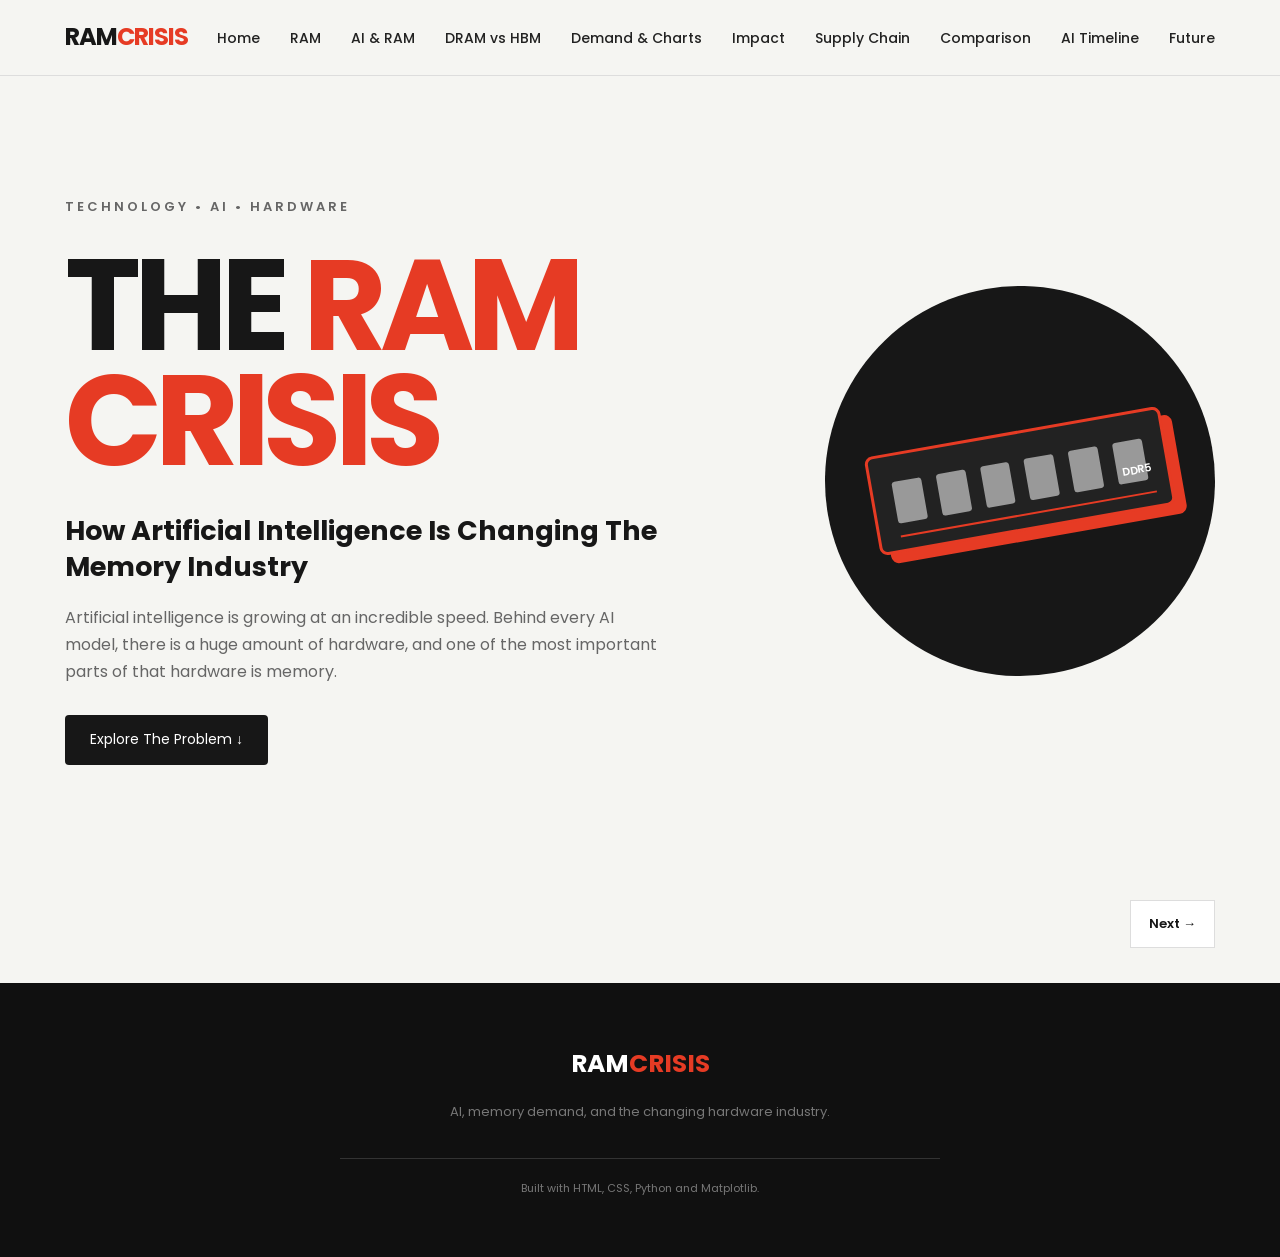
<file: index.html>
<!DOCTYPE html><html lang="en"><head><meta charset="UTF-8"><meta name="viewport" content="width=device-width, initial-scale=1.0"><title>RAM Crisis — Home</title><link rel="stylesheet" href="style.css"><link rel="preconnect" href="https://fonts.googleapis.com"><link rel="preconnect" href="https://fonts.gstatic.com" crossorigin><link href="https://fonts.googleapis.com/css2?family=Poppins:wght@300;400;500;600;700&display=swap" rel="stylesheet"></head><body class="page-body"><header><nav class="navbar"><div class="logo">RAM<span>CRISIS</span></div><ul class="nav-links"><li><a href="index.html">Home</a></li><li><a href="ram.html">RAM</a></li><li><a href="ai-ram.html">AI & RAM</a></li><li><a href="memory-types.html">DRAM vs HBM</a></li><li><a href="demand.html">Demand & Charts</a></li><li><a href="impact.html">Impact</a></li><li><a href="supply-chain.html">Supply Chain</a></li><li><a href="comparison.html">Comparison</a></li><li><a href="ai-timeline.html">AI Timeline</a></li><li><a href="future.html">Future</a></li></ul></nav></header><main class="page-main"><section class="hero" id="home">
<div class="hero-content">
<p class="small-title">TECHNOLOGY • AI • HARDWARE</p>
<h1>
                THE <span>RAM CRISIS</span>
</h1>
<h2>
                How Artificial Intelligence Is Changing The Memory Industry
            </h2>
<p>
                Artificial intelligence is growing at an incredible speed.
                Behind every AI model, there is a huge amount of hardware,
                and one of the most important parts of that hardware is memory.
            </p>
<a class="main-btn" href="#ram">Explore The Problem ↓</a>
</div>
<div class="ram-graphic">
<div class="ram-stick">
<div class="ram-chip"></div>
<div class="ram-chip"></div>
<div class="ram-chip"></div>
<div class="ram-chip"></div>
<div class="ram-chip"></div>
<div class="ram-chip"></div>
<div class="ram-line"></div>
<p>DDR5</p>
</div>
</div>
</section><div class="page-nav"><span></span> <a href="ram.html">Next →</a></div></main><footer><div class="footer-logo">RAM<span>CRISIS</span></div><p>AI, memory demand, and the changing hardware industry.</p><div class="footer-line"></div><p class="copyright">Built with HTML, CSS, Python and Matplotlib.</p></footer></body></html>
</file>
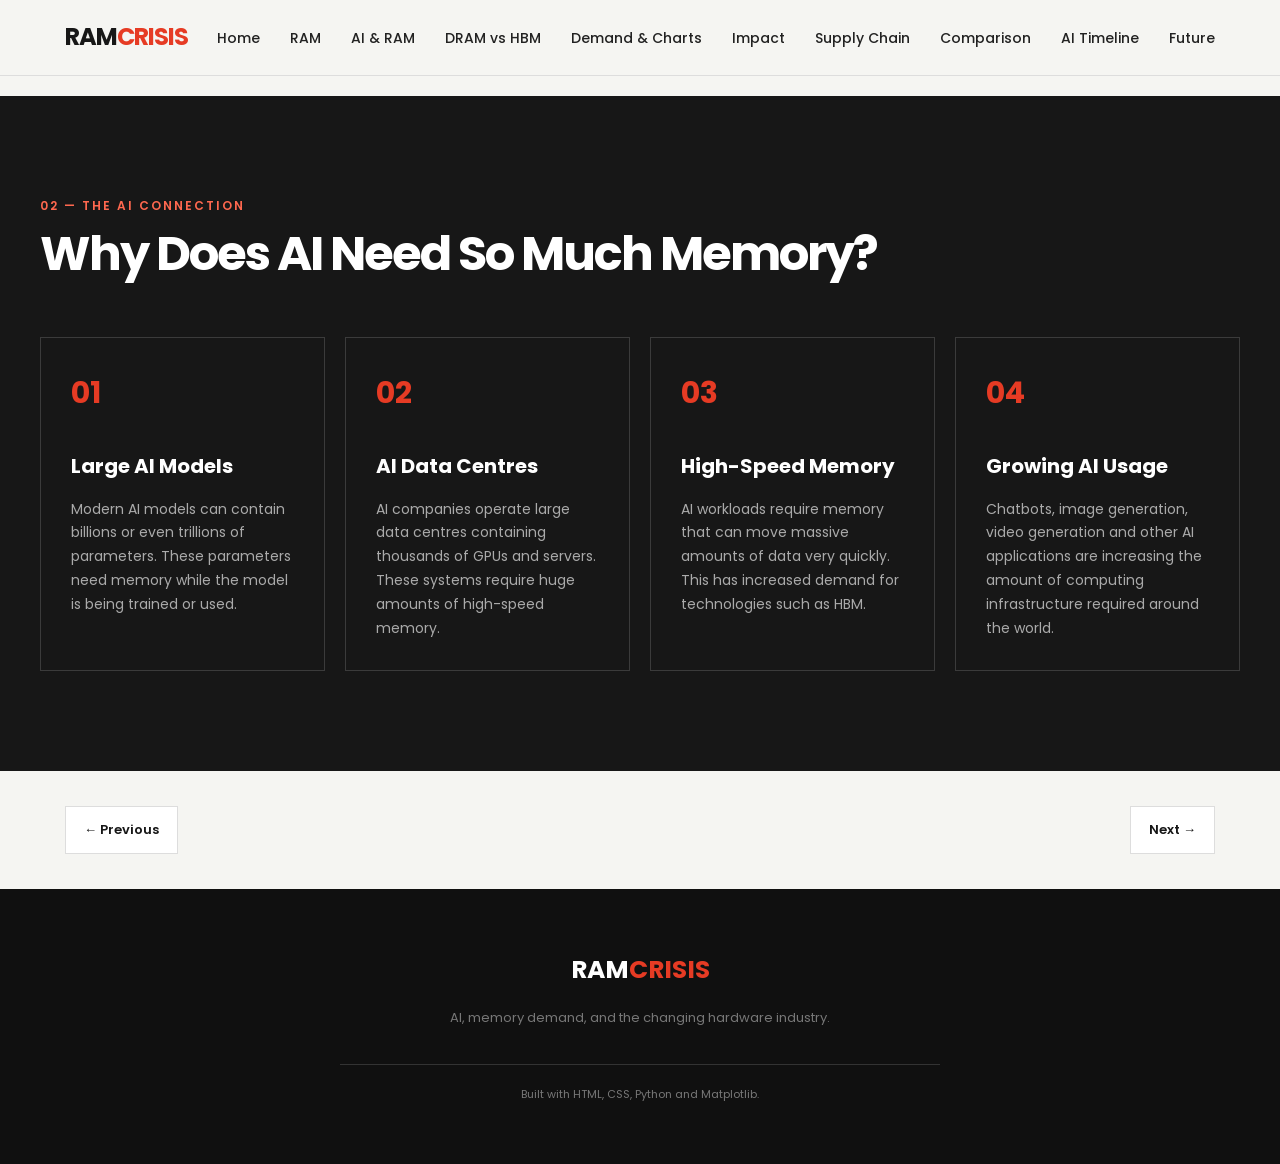
<file: ai-ram.html>
<!DOCTYPE html><html lang="en"><head><meta charset="UTF-8"><meta name="viewport" content="width=device-width, initial-scale=1.0"><title>AI & RAM — The Connection</title><link rel="stylesheet" href="style.css"><link rel="preconnect" href="https://fonts.googleapis.com"><link rel="preconnect" href="https://fonts.gstatic.com" crossorigin><link href="https://fonts.googleapis.com/css2?family=Poppins:wght@300;400;500;600;700&display=swap" rel="stylesheet"></head><body class="page-body"><header><nav class="navbar"><div class="logo">RAM<span>CRISIS</span></div><ul class="nav-links"><li><a href="index.html">Home</a></li><li><a href="ram.html">RAM</a></li><li><a href="ai-ram.html">AI & RAM</a></li><li><a href="memory-types.html">DRAM vs HBM</a></li><li><a href="demand.html">Demand & Charts</a></li><li><a href="impact.html">Impact</a></li><li><a href="supply-chain.html">Supply Chain</a></li><li><a href="comparison.html">Comparison</a></li><li><a href="ai-timeline.html">AI Timeline</a></li><li><a href="future.html">Future</a></li></ul></nav></header><main class="page-main"><section class="dark-section" id="ai">
<div class="section-heading light">
<p>02 — THE AI CONNECTION</p>
<h2>Why Does AI Need So Much Memory?</h2>
</div>
<div class="cards">
<div class="card">
<div class="number">01</div>
<h3>Large AI Models</h3>
<p>
                    Modern AI models can contain billions or even trillions
                    of parameters. These parameters need memory while the
                    model is being trained or used.
                </p>
</div>
<div class="card">
<div class="number">02</div>
<h3>AI Data Centres</h3>
<p>
                    AI companies operate large data centres containing
                    thousands of GPUs and servers. These systems require
                    huge amounts of high-speed memory.
                </p>
</div>
<div class="card">
<div class="number">03</div>
<h3>High-Speed Memory</h3>
<p>
                    AI workloads require memory that can move massive
                    amounts of data very quickly. This has increased demand
                    for technologies such as HBM.
                </p>
</div>
<div class="card">
<div class="number">04</div>
<h3>Growing AI Usage</h3>
<p>
                    Chatbots, image generation, video generation and other
                    AI applications are increasing the amount of computing
                    infrastructure required around the world.
                </p>
</div>
</div>
</section><div class="page-nav"><a href="ram.html">← Previous</a> <a href="memory-types.html">Next →</a></div></main><footer><div class="footer-logo">RAM<span>CRISIS</span></div><p>AI, memory demand, and the changing hardware industry.</p><div class="footer-line"></div><p class="copyright">Built with HTML, CSS, Python and Matplotlib.</p></footer></body></html>
</file>
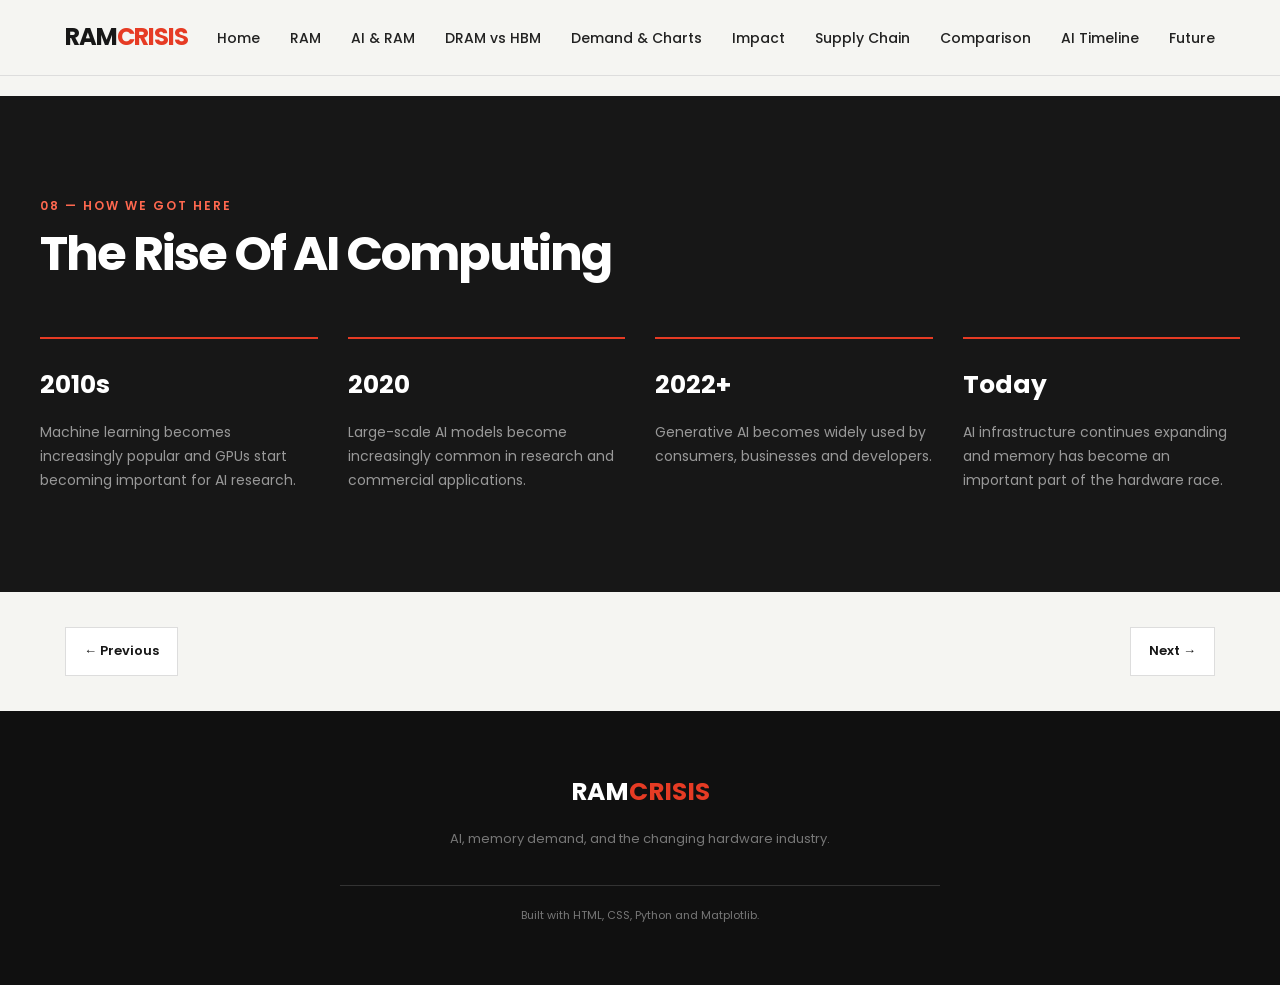
<file: ai-timeline.html>
<!DOCTYPE html><html lang="en"><head><meta charset="UTF-8"><meta name="viewport" content="width=device-width, initial-scale=1.0"><title>Rise of AI Computing</title><link rel="stylesheet" href="style.css"><link rel="preconnect" href="https://fonts.googleapis.com"><link rel="preconnect" href="https://fonts.gstatic.com" crossorigin><link href="https://fonts.googleapis.com/css2?family=Poppins:wght@300;400;500;600;700&display=swap" rel="stylesheet"></head><body class="page-body"><header><nav class="navbar"><div class="logo">RAM<span>CRISIS</span></div><ul class="nav-links"><li><a href="index.html">Home</a></li><li><a href="ram.html">RAM</a></li><li><a href="ai-ram.html">AI & RAM</a></li><li><a href="memory-types.html">DRAM vs HBM</a></li><li><a href="demand.html">Demand & Charts</a></li><li><a href="impact.html">Impact</a></li><li><a href="supply-chain.html">Supply Chain</a></li><li><a href="comparison.html">Comparison</a></li><li><a href="ai-timeline.html">AI Timeline</a></li><li><a href="future.html">Future</a></li></ul></nav></header><main class="page-main"><section class="dark-section">
<div class="section-heading light">
<p>08 — HOW WE GOT HERE</p>
<h2>The Rise Of AI Computing</h2>
</div>
<div class="year-line">
<div class="year">
<h3>2010s</h3>
<p>
                    Machine learning becomes increasingly popular and
                    GPUs start becoming important for AI research.
                </p>
</div>
<div class="year">
<h3>2020</h3>
<p>
                    Large-scale AI models become increasingly common in
                    research and commercial applications.
                </p>
</div>
<div class="year">
<h3>2022+</h3>
<p>
                    Generative AI becomes widely used by consumers,
                    businesses and developers.
                </p>
</div>
<div class="year">
<h3>Today</h3>
<p>
                    AI infrastructure continues expanding and memory
                    has become an important part of the hardware race.
                </p>
</div>
</div>
</section><div class="page-nav"><a href="comparison.html">← Previous</a> <a href="future.html">Next →</a></div></main><footer><div class="footer-logo">RAM<span>CRISIS</span></div><p>AI, memory demand, and the changing hardware industry.</p><div class="footer-line"></div><p class="copyright">Built with HTML, CSS, Python and Matplotlib.</p></footer></body></html>
</file>
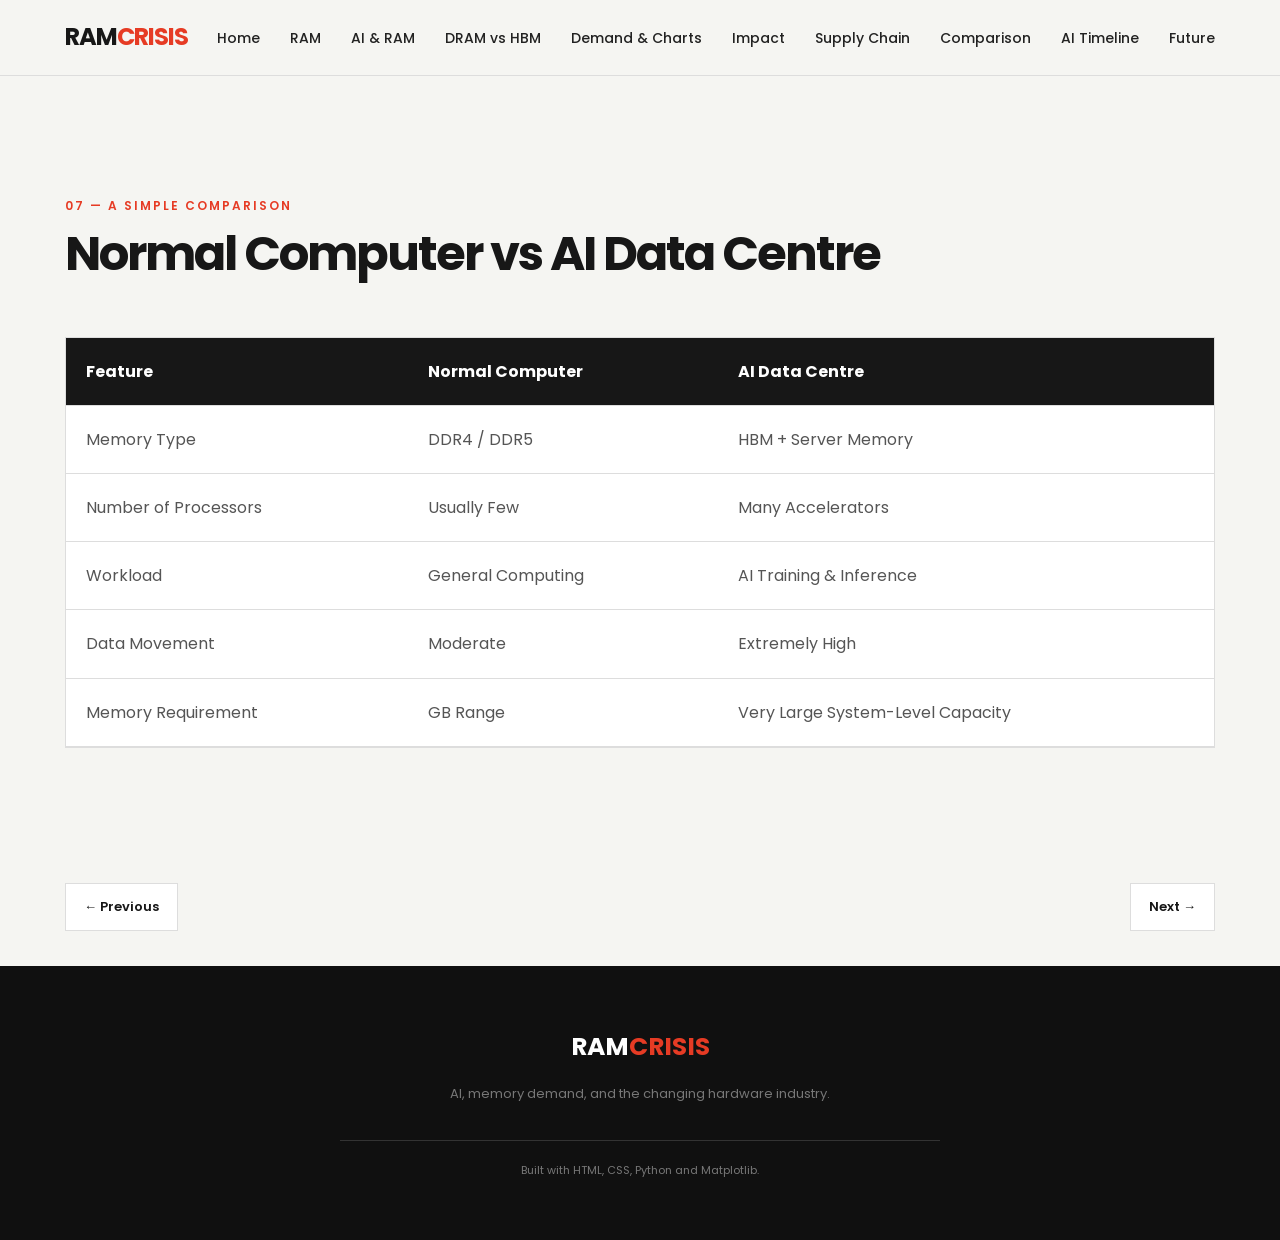
<file: comparison.html>
<!DOCTYPE html><html lang="en"><head><meta charset="UTF-8"><meta name="viewport" content="width=device-width, initial-scale=1.0"><title>Computer vs AI Data Centre</title><link rel="stylesheet" href="style.css"><link rel="preconnect" href="https://fonts.googleapis.com"><link rel="preconnect" href="https://fonts.gstatic.com" crossorigin><link href="https://fonts.googleapis.com/css2?family=Poppins:wght@300;400;500;600;700&display=swap" rel="stylesheet"></head><body class="page-body"><header><nav class="navbar"><div class="logo">RAM<span>CRISIS</span></div><ul class="nav-links"><li><a href="index.html">Home</a></li><li><a href="ram.html">RAM</a></li><li><a href="ai-ram.html">AI & RAM</a></li><li><a href="memory-types.html">DRAM vs HBM</a></li><li><a href="demand.html">Demand & Charts</a></li><li><a href="impact.html">Impact</a></li><li><a href="supply-chain.html">Supply Chain</a></li><li><a href="comparison.html">Comparison</a></li><li><a href="ai-timeline.html">AI Timeline</a></li><li><a href="future.html">Future</a></li></ul></nav></header><main class="page-main"><section class="section">
<div class="section-heading">
<p>07 — A SIMPLE COMPARISON</p>
<h2>Normal Computer vs AI Data Centre</h2>
</div>
<div class="table-container">
<table>
<tr>
<th>Feature</th>
<th>Normal Computer</th>
<th>AI Data Centre</th>
</tr>
<tr>
<td>Memory Type</td>
<td>DDR4 / DDR5</td>
<td>HBM + Server Memory</td>
</tr>
<tr>
<td>Number of Processors</td>
<td>Usually Few</td>
<td>Many Accelerators</td>
</tr>
<tr>
<td>Workload</td>
<td>General Computing</td>
<td>AI Training &amp; Inference</td>
</tr>
<tr>
<td>Data Movement</td>
<td>Moderate</td>
<td>Extremely High</td>
</tr>
<tr>
<td>Memory Requirement</td>
<td>GB Range</td>
<td>Very Large System-Level Capacity</td>
</tr>
</table>
</div>
</section><div class="page-nav"><a href="supply-chain.html">← Previous</a> <a href="ai-timeline.html">Next →</a></div></main><footer><div class="footer-logo">RAM<span>CRISIS</span></div><p>AI, memory demand, and the changing hardware industry.</p><div class="footer-line"></div><p class="copyright">Built with HTML, CSS, Python and Matplotlib.</p></footer></body></html>
</file>
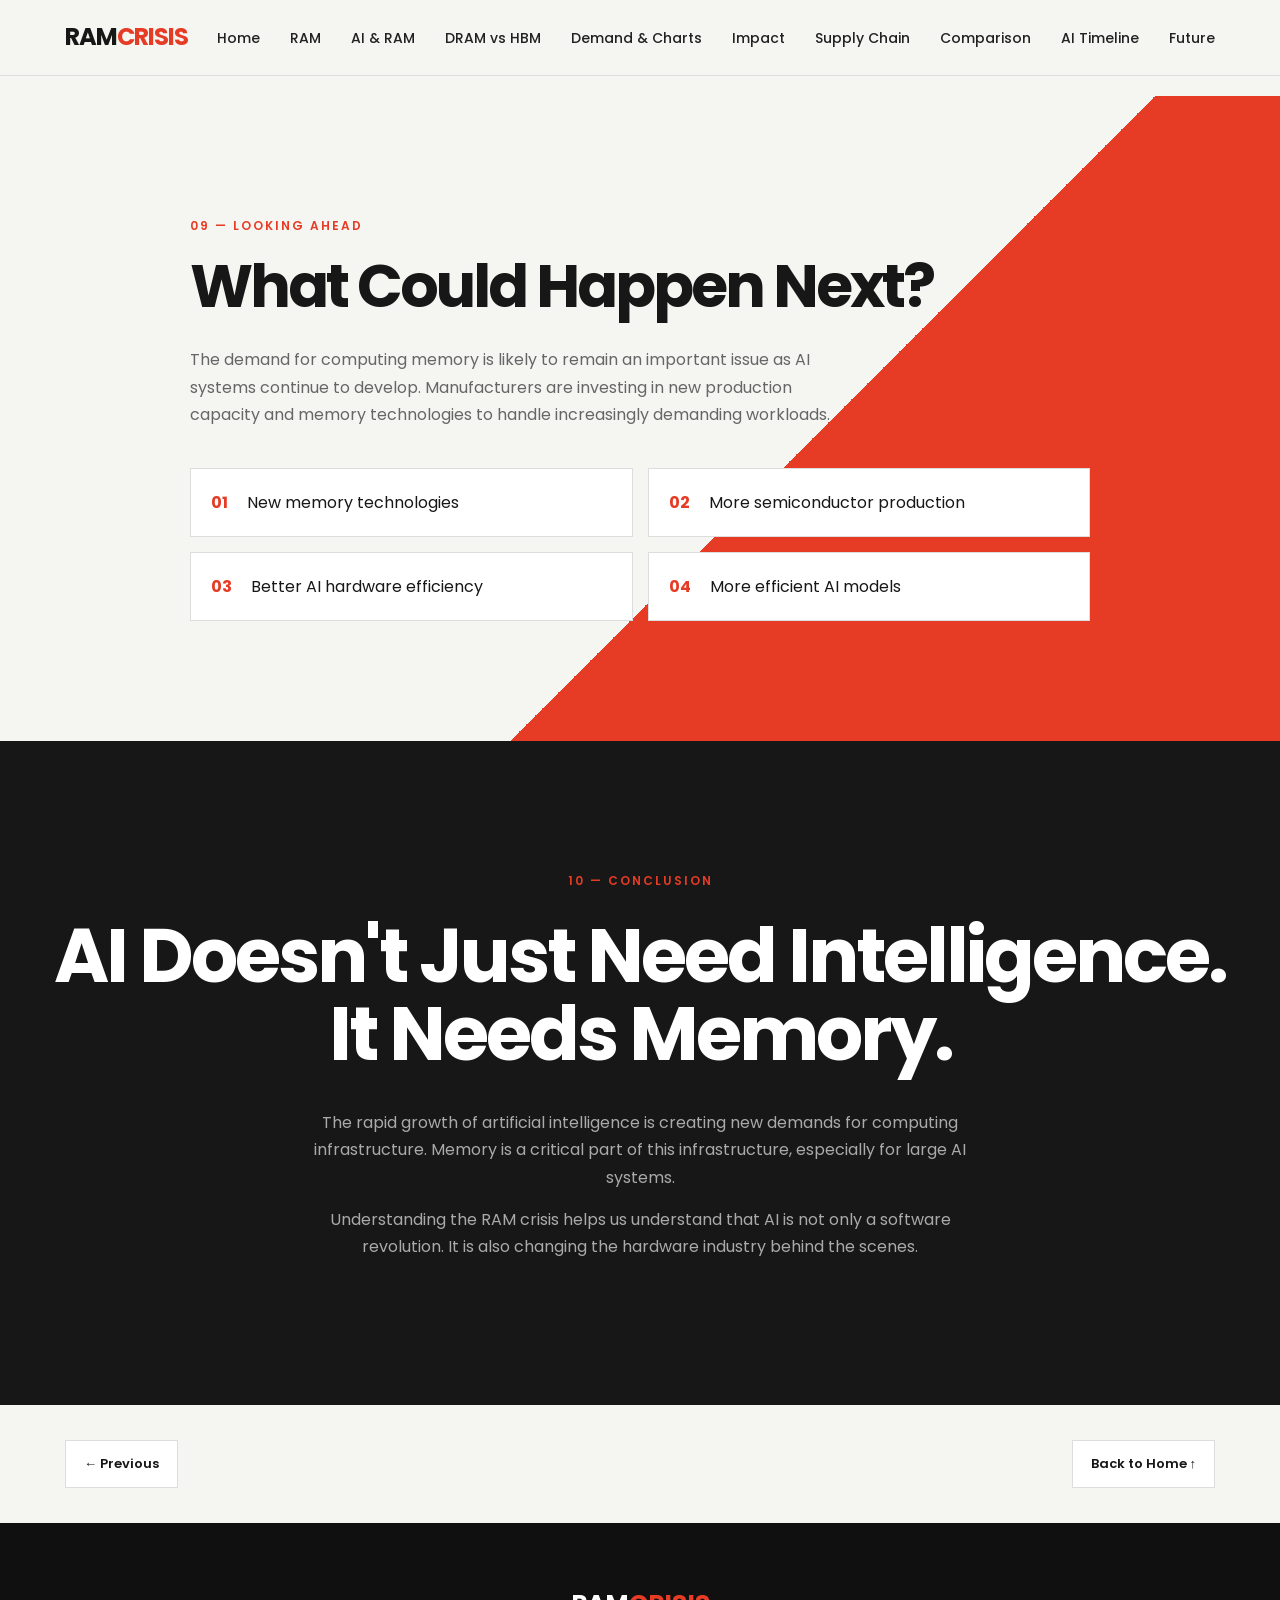
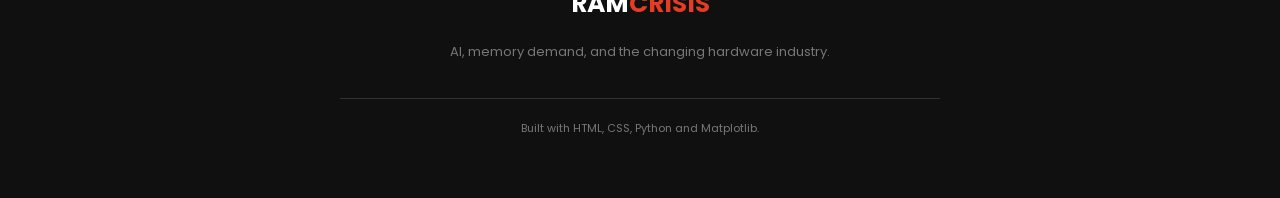
<file: future.html>
<!DOCTYPE html><html lang="en"><head><meta charset="UTF-8"><meta name="viewport" content="width=device-width, initial-scale=1.0"><title>Future & Conclusion</title><link rel="stylesheet" href="style.css"><link rel="preconnect" href="https://fonts.googleapis.com"><link rel="preconnect" href="https://fonts.gstatic.com" crossorigin><link href="https://fonts.googleapis.com/css2?family=Poppins:wght@300;400;500;600;700&display=swap" rel="stylesheet"></head><body class="page-body"><header><nav class="navbar"><div class="logo">RAM<span>CRISIS</span></div><ul class="nav-links"><li><a href="index.html">Home</a></li><li><a href="ram.html">RAM</a></li><li><a href="ai-ram.html">AI & RAM</a></li><li><a href="memory-types.html">DRAM vs HBM</a></li><li><a href="demand.html">Demand & Charts</a></li><li><a href="impact.html">Impact</a></li><li><a href="supply-chain.html">Supply Chain</a></li><li><a href="comparison.html">Comparison</a></li><li><a href="ai-timeline.html">AI Timeline</a></li><li><a href="future.html">Future</a></li></ul></nav></header><main class="page-main"><section class="future-section" id="future">
<div class="future-content">
<p>09 — LOOKING AHEAD</p>
<h2>What Could Happen Next?</h2>
<p>
                The demand for computing memory is likely to remain an
                important issue as AI systems continue to develop.
                Manufacturers are investing in new production capacity
                and memory technologies to handle increasingly demanding
                workloads.
            </p>
<div class="future-points">
<div>
<b>01</b>
<span>New memory technologies</span>
</div>
<div>
<b>02</b>
<span>More semiconductor production</span>
</div>
<div>
<b>03</b>
<span>Better AI hardware efficiency</span>
</div>
<div>
<b>04</b>
<span>More efficient AI models</span>
</div>
</div>
</div>
</section><section class="conclusion">
<p>10 — CONCLUSION</p>
<h2>
            AI Doesn't Just Need Intelligence.
            <br/>
            It Needs Memory.
        </h2>
<p>
            The rapid growth of artificial intelligence is creating
            new demands for computing infrastructure. Memory is a
            critical part of this infrastructure, especially for
            large AI systems.
        </p>
<p>
            Understanding the RAM crisis helps us understand that
            AI is not only a software revolution. It is also changing
            the hardware industry behind the scenes.
        </p>
</section><div class="page-nav"><a href="ai-timeline.html">← Previous</a> <a href="index.html">Back to Home ↑</a></div></main><footer><div class="footer-logo">RAM<span>CRISIS</span></div><p>AI, memory demand, and the changing hardware industry.</p><div class="footer-line"></div><p class="copyright">Built with HTML, CSS, Python and Matplotlib.</p></footer></body></html>
</file>
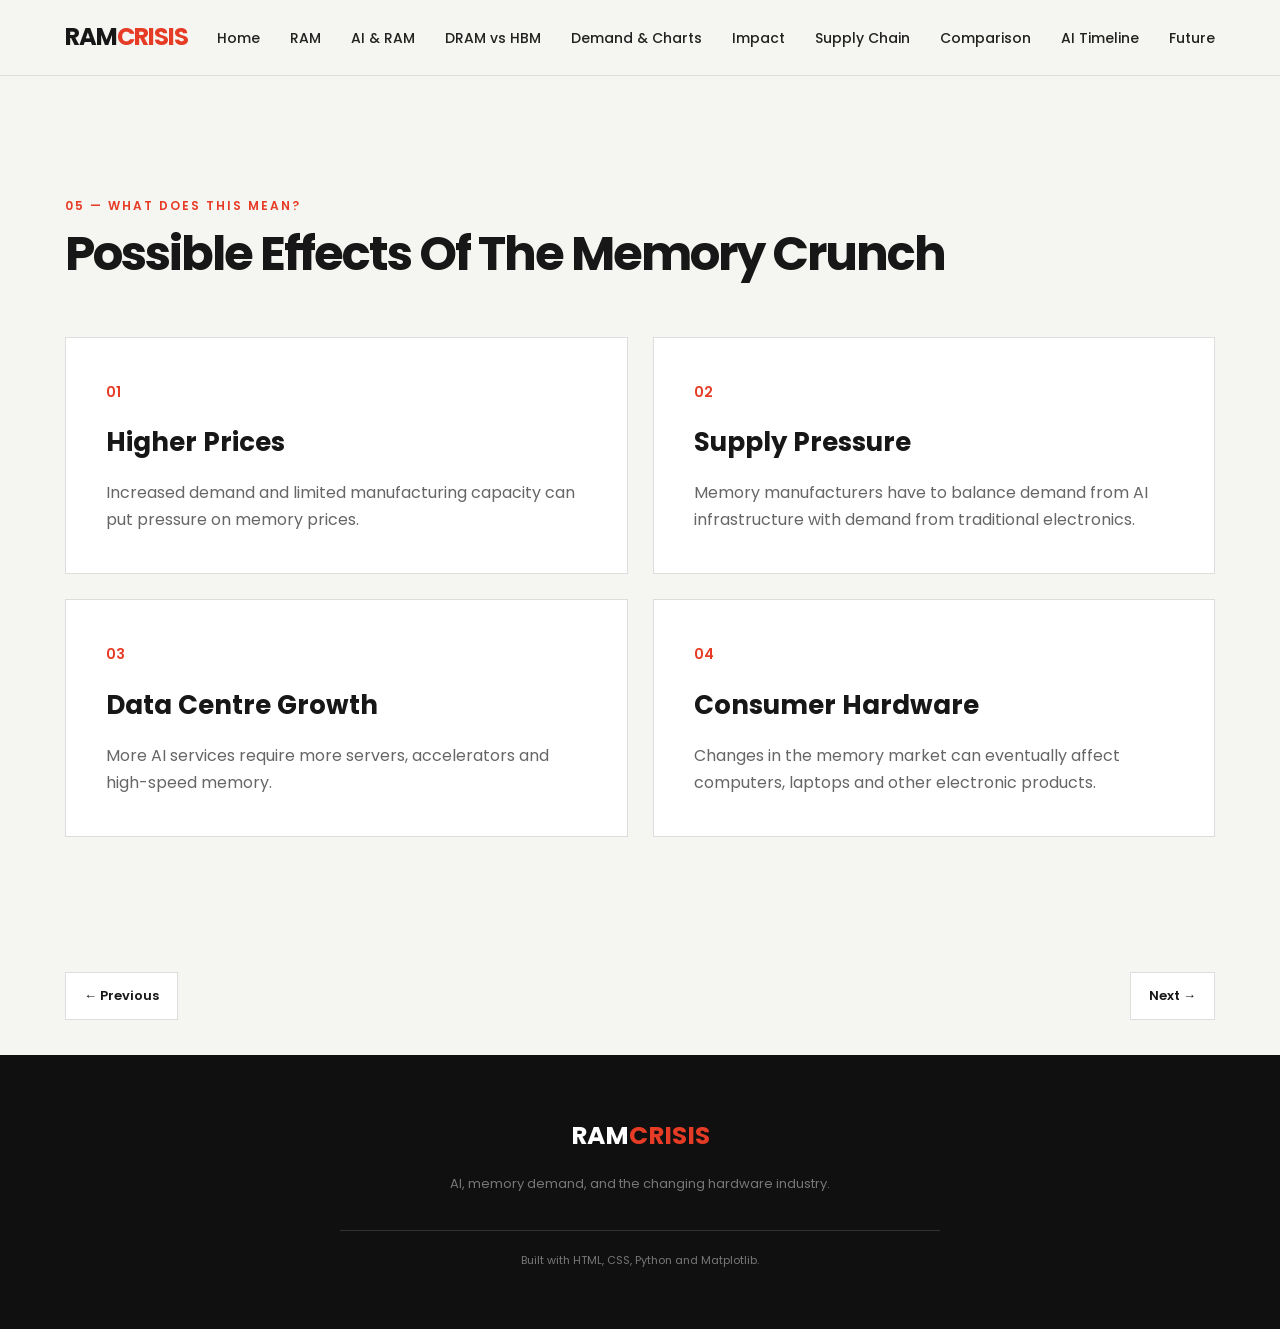
<file: impact.html>
<!DOCTYPE html><html lang="en"><head><meta charset="UTF-8"><meta name="viewport" content="width=device-width, initial-scale=1.0"><title>Impact of the Memory Crunch</title><link rel="stylesheet" href="style.css"><link rel="preconnect" href="https://fonts.googleapis.com"><link rel="preconnect" href="https://fonts.gstatic.com" crossorigin><link href="https://fonts.googleapis.com/css2?family=Poppins:wght@300;400;500;600;700&display=swap" rel="stylesheet"></head><body class="page-body"><header><nav class="navbar"><div class="logo">RAM<span>CRISIS</span></div><ul class="nav-links"><li><a href="index.html">Home</a></li><li><a href="ram.html">RAM</a></li><li><a href="ai-ram.html">AI & RAM</a></li><li><a href="memory-types.html">DRAM vs HBM</a></li><li><a href="demand.html">Demand & Charts</a></li><li><a href="impact.html">Impact</a></li><li><a href="supply-chain.html">Supply Chain</a></li><li><a href="comparison.html">Comparison</a></li><li><a href="ai-timeline.html">AI Timeline</a></li><li><a href="future.html">Future</a></li></ul></nav></header><main class="page-main"><section class="section" id="impact">
<div class="section-heading">
<p>05 — WHAT DOES THIS MEAN?</p>
<h2>Possible Effects Of The Memory Crunch</h2>
</div>
<div class="impact-grid">
<div class="impact-box">
<span>01</span>
<h3>Higher Prices</h3>
<p>
                    Increased demand and limited manufacturing capacity
                    can put pressure on memory prices.
                </p>
</div>
<div class="impact-box">
<span>02</span>
<h3>Supply Pressure</h3>
<p>
                    Memory manufacturers have to balance demand from
                    AI infrastructure with demand from traditional
                    electronics.
                </p>
</div>
<div class="impact-box">
<span>03</span>
<h3>Data Centre Growth</h3>
<p>
                    More AI services require more servers, accelerators
                    and high-speed memory.
                </p>
</div>
<div class="impact-box">
<span>04</span>
<h3>Consumer Hardware</h3>
<p>
                    Changes in the memory market can eventually affect
                    computers, laptops and other electronic products.
                </p>
</div>
</div>
</section><div class="page-nav"><a href="demand.html">← Previous</a> <a href="supply-chain.html">Next →</a></div></main><footer><div class="footer-logo">RAM<span>CRISIS</span></div><p>AI, memory demand, and the changing hardware industry.</p><div class="footer-line"></div><p class="copyright">Built with HTML, CSS, Python and Matplotlib.</p></footer></body></html>
</file>
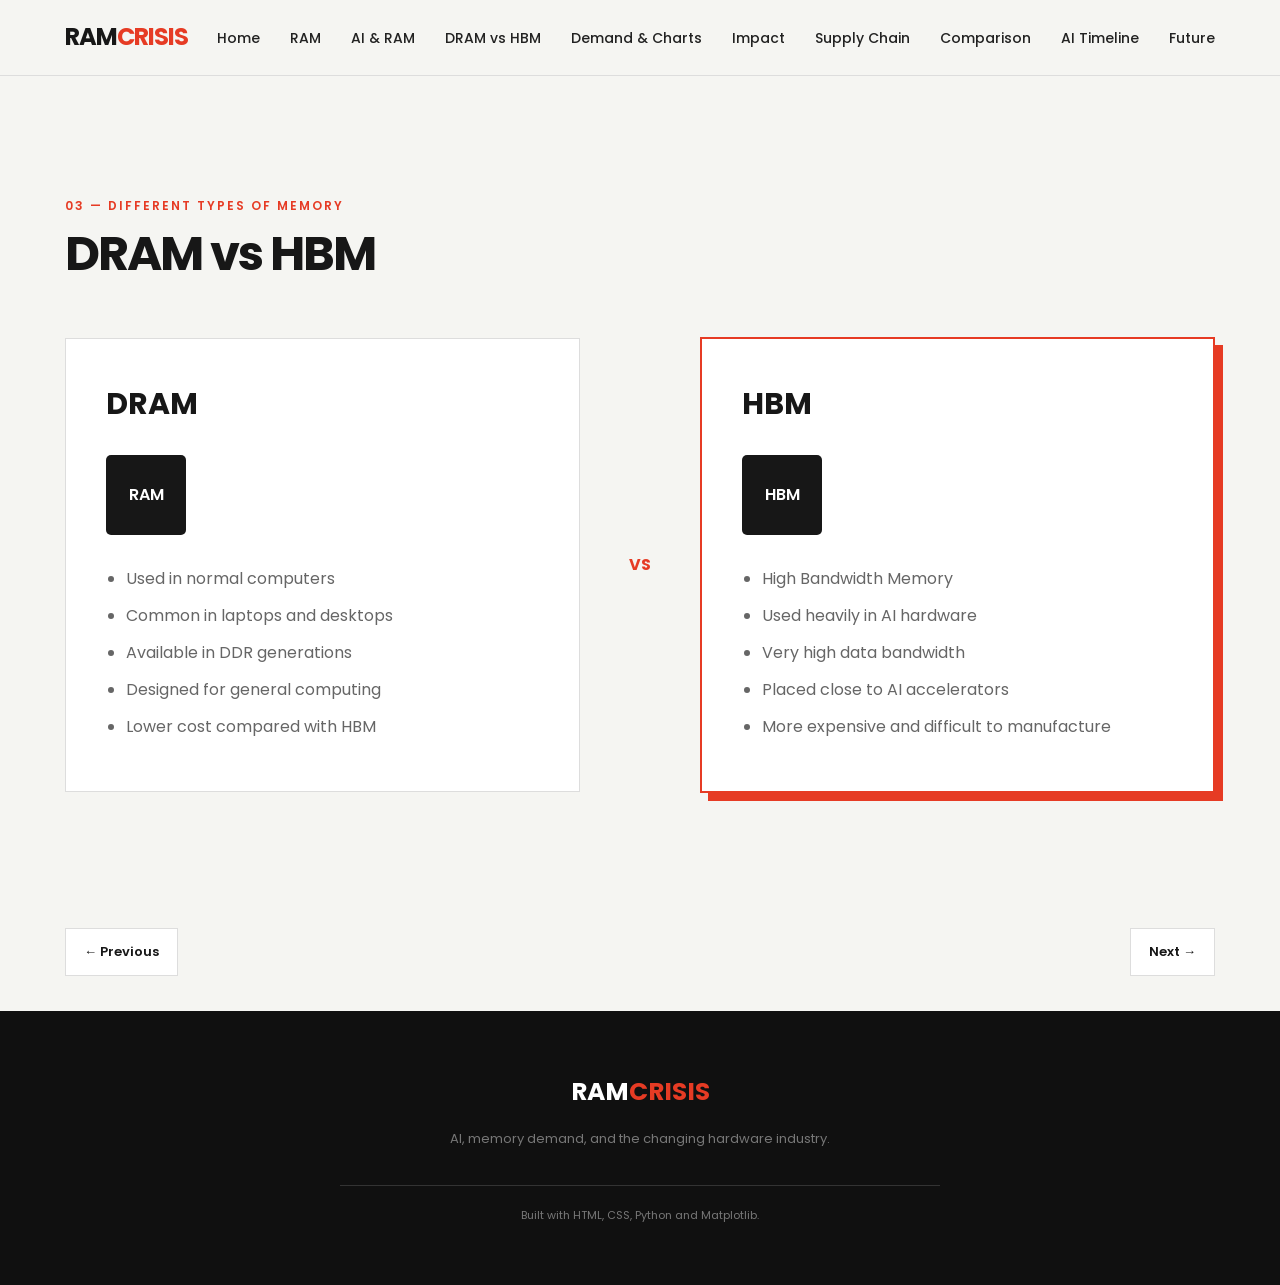
<file: memory-types.html>
<!DOCTYPE html><html lang="en"><head><meta charset="UTF-8"><meta name="viewport" content="width=device-width, initial-scale=1.0"><title>DRAM vs HBM</title><link rel="stylesheet" href="style.css"><link rel="preconnect" href="https://fonts.googleapis.com"><link rel="preconnect" href="https://fonts.gstatic.com" crossorigin><link href="https://fonts.googleapis.com/css2?family=Poppins:wght@300;400;500;600;700&display=swap" rel="stylesheet"></head><body class="page-body"><header><nav class="navbar"><div class="logo">RAM<span>CRISIS</span></div><ul class="nav-links"><li><a href="index.html">Home</a></li><li><a href="ram.html">RAM</a></li><li><a href="ai-ram.html">AI & RAM</a></li><li><a href="memory-types.html">DRAM vs HBM</a></li><li><a href="demand.html">Demand & Charts</a></li><li><a href="impact.html">Impact</a></li><li><a href="supply-chain.html">Supply Chain</a></li><li><a href="comparison.html">Comparison</a></li><li><a href="ai-timeline.html">AI Timeline</a></li><li><a href="future.html">Future</a></li></ul></nav></header><main class="page-main"><section class="section">
<div class="section-heading">
<p>03 — DIFFERENT TYPES OF MEMORY</p>
<h2>DRAM vs HBM</h2>
</div>
<div class="comparison">
<div class="memory-card">
<h3>DRAM</h3>
<div class="memory-icon">RAM</div>
<ul>
<li>Used in normal computers</li>
<li>Common in laptops and desktops</li>
<li>Available in DDR generations</li>
<li>Designed for general computing</li>
<li>Lower cost compared with HBM</li>
</ul>
</div>
<div class="vs">
                VS
            </div>
<div class="memory-card special">
<h3>HBM</h3>
<div class="memory-icon">HBM</div>
<ul>
<li>High Bandwidth Memory</li>
<li>Used heavily in AI hardware</li>
<li>Very high data bandwidth</li>
<li>Placed close to AI accelerators</li>
<li>More expensive and difficult to manufacture</li>
</ul>
</div>
</div>
</section><div class="page-nav"><a href="ai-ram.html">← Previous</a> <a href="demand.html">Next →</a></div></main><footer><div class="footer-logo">RAM<span>CRISIS</span></div><p>AI, memory demand, and the changing hardware industry.</p><div class="footer-line"></div><p class="copyright">Built with HTML, CSS, Python and Matplotlib.</p></footer></body></html>
</file>
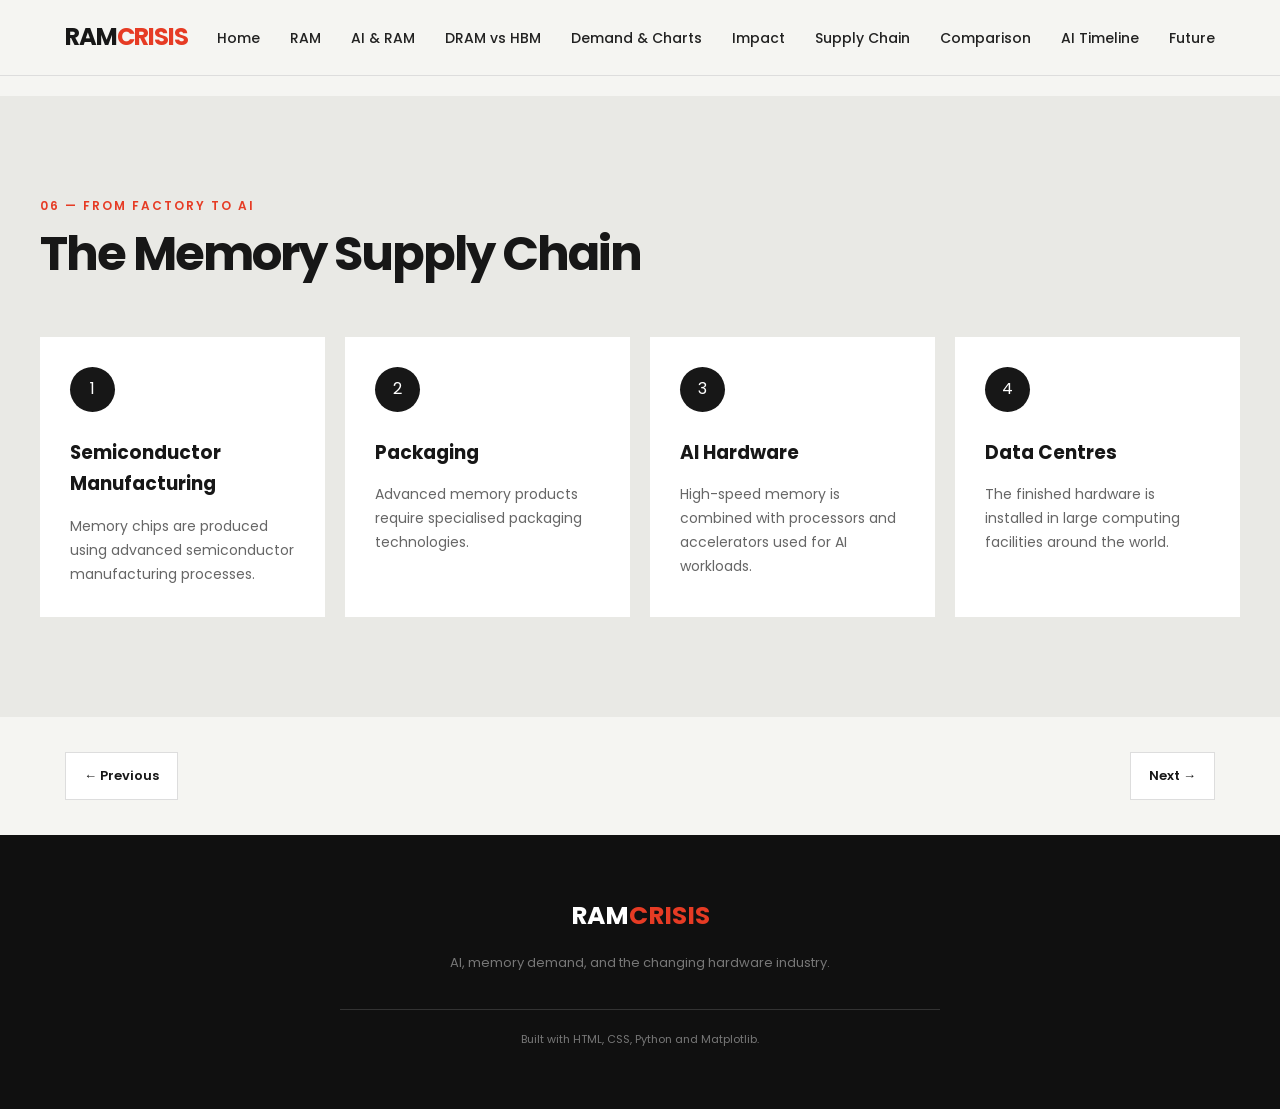
<file: supply-chain.html>
<!DOCTYPE html><html lang="en"><head><meta charset="UTF-8"><meta name="viewport" content="width=device-width, initial-scale=1.0"><title>Memory Supply Chain</title><link rel="stylesheet" href="style.css"><link rel="preconnect" href="https://fonts.googleapis.com"><link rel="preconnect" href="https://fonts.gstatic.com" crossorigin><link href="https://fonts.googleapis.com/css2?family=Poppins:wght@300;400;500;600;700&display=swap" rel="stylesheet"></head><body class="page-body"><header><nav class="navbar"><div class="logo">RAM<span>CRISIS</span></div><ul class="nav-links"><li><a href="index.html">Home</a></li><li><a href="ram.html">RAM</a></li><li><a href="ai-ram.html">AI & RAM</a></li><li><a href="memory-types.html">DRAM vs HBM</a></li><li><a href="demand.html">Demand & Charts</a></li><li><a href="impact.html">Impact</a></li><li><a href="supply-chain.html">Supply Chain</a></li><li><a href="comparison.html">Comparison</a></li><li><a href="ai-timeline.html">AI Timeline</a></li><li><a href="future.html">Future</a></li></ul></nav></header><main class="page-main"><section class="supply-section">
<div class="section-heading">
<p>06 — FROM FACTORY TO AI</p>
<h2>The Memory Supply Chain</h2>
</div>
<div class="timeline">
<div class="timeline-item">
<div class="circle">1</div>
<h3>Semiconductor Manufacturing</h3>
<p>
                    Memory chips are produced using advanced semiconductor
                    manufacturing processes.
                </p>
</div>
<div class="timeline-item">
<div class="circle">2</div>
<h3>Packaging</h3>
<p>
                    Advanced memory products require specialised packaging
                    technologies.
                </p>
</div>
<div class="timeline-item">
<div class="circle">3</div>
<h3>AI Hardware</h3>
<p>
                    High-speed memory is combined with processors and
                    accelerators used for AI workloads.
                </p>
</div>
<div class="timeline-item">
<div class="circle">4</div>
<h3>Data Centres</h3>
<p>
                    The finished hardware is installed in large computing
                    facilities around the world.
                </p>
</div>
</div>
</section><div class="page-nav"><a href="impact.html">← Previous</a> <a href="comparison.html">Next →</a></div></main><footer><div class="footer-logo">RAM<span>CRISIS</span></div><p>AI, memory demand, and the changing hardware industry.</p><div class="footer-line"></div><p class="copyright">Built with HTML, CSS, Python and Matplotlib.</p></footer></body></html>
</file>
<file: style.css>
* {
    margin: 0;
    padding: 0;
    box-sizing: border-box;
}

html {
    scroll-behavior: smooth;
}

body {
    font-family: "Poppins", sans-serif;
    background: #f5f5f2;
    color: #171717;
    line-height: 1.7;
}


header {
    position: sticky;
    top: 0;
    z-index: 100;
    background: rgba(245, 245, 242, 0.95);
    border-bottom: 1px solid #ddd;
}

.navbar {
    max-width: 1200px;
    margin: auto;

    height: 75px;

    display: flex;
    justify-content: space-between;
    align-items: center;

    padding: 0 25px;
}

.logo {
    font-size: 24px;
    font-weight: 700;
    letter-spacing: -1px;
}

.logo span {
    color: #e63b24;
}

.nav-links {
    list-style: none;

    display: flex;
    gap: 30px;
}

.nav-links a {
    text-decoration: none;
    color: #222;

    font-size: 14px;
    font-weight: 500;

    transition: 0.3s;
}

.nav-links a:hover {
    color: #e63b24;
}


.hero {
    min-height: 720px;

    max-width: 1200px;
    margin: auto;

    padding: 100px 25px;

    display: flex;
    align-items: center;
    justify-content: space-between;

    gap: 50px;
}

.hero-content {
    max-width: 650px;
}

.small-title {
    color: #e63b24;

    font-size: 13px;
    font-weight: 600;

    letter-spacing: 3px;

    margin-bottom: 20px;
}

.hero h1 {
    font-size: clamp(65px, 10vw, 130px);

    line-height: 0.9;

    letter-spacing: -7px;

    margin-bottom: 35px;
}

.hero h1 span {
    color: #e63b24;
}

.hero h2 {
    font-size: 27px;
    line-height: 1.3;

    max-width: 600px;

    margin-bottom: 20px;
}

.hero p {
    max-width: 600px;

    color: #666;

    margin-bottom: 30px;
}

.main-btn {
    display: inline-block;

    text-decoration: none;

    background: #171717;
    color: white;

    padding: 13px 25px;

    border-radius: 4px;

    font-size: 14px;

    transition: 0.3s;
}

.main-btn:hover {
    background: #e63b24;
    transform: translateY(-3px);
}


.ram-graphic {
    width: 390px;
    height: 390px;

    display: flex;
    justify-content: center;
    align-items: center;

    background: #171717;

    border-radius: 50%;

    transform: rotate(-10deg);
}

.ram-stick {
    width: 300px;
    height: 100px;

    background: #222;

    border: 3px solid #e63b24;

    border-radius: 8px;

    display: flex;
    align-items: center;

    padding: 20px;

    gap: 15px;

    position: relative;

    box-shadow: 10px 10px 0 #e63b24;
}

.ram-chip {
    width: 30px;
    height: 42px;

    background: #999;

    border-radius: 3px;
}

.ram-stick p {
    position: absolute;

    bottom: -2px;
    right: 15px;

    font-size: 11px;

    color: white;

    font-weight: 600;
}

.ram-line {
    position: absolute;

    width: 260px;
    height: 2px;

    background: #e63b24;

    bottom: 12px;
}


.section {
    max-width: 1200px;

    margin: auto;

    padding: 100px 25px;
}

.section-heading {
    margin-bottom: 55px;
}

.section-heading p {
    color: #e63b24;

    font-size: 12px;

    font-weight: 600;

    letter-spacing: 2px;

    margin-bottom: 10px;
}

.section-heading h2 {
    font-size: 48px;

    line-height: 1.15;

    letter-spacing: -2px;
}

.section-heading.light h2 {
    color: white;
}

.section-heading.light p {
    color: #ff684f;
}


.two-column {
    display: grid;

    grid-template-columns: 1fr 1fr;

    gap: 70px;

    align-items: center;
}

.large-text {
    font-size: 24px;

    line-height: 1.5;

    margin-bottom: 25px;
}

.two-column p {
    color: #666;

    margin-bottom: 18px;
}

.info-card {
    background: white;

    padding: 45px;

    border: 1px solid #ddd;

    box-shadow: 8px 8px 0 #e63b24;
}

.info-card h3 {
    margin-bottom: 35px;
}

.memory-example {
    display: flex;

    align-items: center;

    justify-content: center;

    gap: 10px;

    margin-bottom: 30px;
}

.box {
    padding: 15px 12px;

    border: 2px solid #222;

    font-size: 13px;

    font-weight: 600;
}

.box.highlight {
    background: #e63b24;

    color: white;

    border-color: #e63b24;
}

.arrow {
    font-size: 20px;
}


.dark-section {
    background: #171717;

    padding: 100px 25px;
}

.dark-section > .section-heading,
.dark-section > .cards,
.dark-section > .year-line {
    max-width: 1200px;

    margin-left: auto;
    margin-right: auto;
}


.cards {
    display: grid;

    grid-template-columns: repeat(4, 1fr);

    gap: 20px;
}

.card {
    border: 1px solid #3b3b3b;

    padding: 30px;

    min-height: 300px;

    transition: 0.3s;
}

.card:hover {
    border-color: #e63b24;

    transform: translateY(-6px);
}

.number {
    color: #e63b24;

    font-size: 30px;

    font-weight: 700;

    margin-bottom: 30px;
}

.card h3 {
    color: white;

    font-size: 20px;

    margin-bottom: 15px;
}

.card p {
    color: #aaa;

    font-size: 14px;
}


.comparison {
    display: grid;

    grid-template-columns: 1fr 80px 1fr;

    align-items: center;

    gap: 20px;
}

.memory-card {
    background: white;

    border: 1px solid #ddd;

    padding: 40px;

    min-height: 430px;
}

.memory-card.special {
    border: 2px solid #e63b24;

    box-shadow: 8px 8px 0 #e63b24;
}

.memory-card h3 {
    font-size: 30px;

    margin-bottom: 25px;
}

.memory-icon {
    width: 80px;
    height: 80px;

    background: #171717;

    color: white;

    display: flex;

    align-items: center;

    justify-content: center;

    margin-bottom: 30px;

    font-weight: 600;

    border-radius: 5px;
}

.memory-card ul {
    padding-left: 20px;

    color: #666;
}

.memory-card li {
    margin-bottom: 10px;
}

.vs {
    font-weight: 700;

    text-align: center;

    color: #e63b24;
}


.demand-section {
    background: #e63b24;

    padding: 100px 25px;

    color: white;
}

.demand-section .section-heading {
    max-width: 1200px;

    margin-left: auto;
    margin-right: auto;
}

.demand-section .section-heading p {
    color: white;
}

.demand-content {
    max-width: 1200px;

    margin: auto;

    display: grid;

    grid-template-columns: 1fr 1fr;

    gap: 80px;
}

.demand-text h3 {
    font-size: 30px;

    margin-bottom: 20px;
}

.demand-text p {
    color: #ffe1db;

    margin-bottom: 20px;
}

.bars {
    background: #171717;

    padding: 40px;

    border-radius: 5px;
}

.bar-row {
    margin-bottom: 30px;
}

.bar-row span {
    display: block;

    margin-bottom: 8px;

    font-size: 13px;
}

.bar {
    width: 100%;

    height: 13px;

    background: #333;
}

.fill {
    height: 100%;

    background: white;
}

.fill.small {
    width: 30%;
}

.fill.medium {
    width: 60%;
}

.fill.large {
    width: 90%;
}

.chart-note {
    color: #999;

    font-size: 11px;

    margin-top: 20px;
}


.impact-grid {
    display: grid;

    grid-template-columns: 1fr 1fr;

    gap: 25px;
}

.impact-box {
    background: white;

    border: 1px solid #ddd;

    padding: 40px;

    transition: 0.3s;
}

.impact-box:hover {
    box-shadow: 7px 7px 0 #e63b24;

    transform: translateY(-4px);
}

.impact-box span {
    color: #e63b24;

    font-size: 14px;

    font-weight: 600;
}

.impact-box h3 {
    font-size: 26px;

    margin: 15px 0;
}

.impact-box p {
    color: #666;
}


.supply-section {
    background: #e9e9e5;

    padding: 100px 25px;
}

.supply-section .section-heading {
    max-width: 1200px;

    margin-left: auto;
    margin-right: auto;
}

.timeline {
    max-width: 1200px;

    margin: auto;

    display: grid;

    grid-template-columns: repeat(4, 1fr);

    gap: 20px;
}

.timeline-item {
    background: white;

    padding: 30px;

    min-height: 280px;

    position: relative;
}

.circle {
    width: 45px;
    height: 45px;

    background: #171717;

    color: white;

    border-radius: 50%;

    display: flex;

    align-items: center;

    justify-content: center;

    margin-bottom: 25px;
}

.timeline-item h3 {
    margin-bottom: 15px;
}

.timeline-item p {
    color: #666;

    font-size: 14px;
}


.table-container {
    overflow-x: auto;

    background: white;

    border: 1px solid #ddd;
}

table {
    width: 100%;

    border-collapse: collapse;

    min-width: 700px;
}

th,
td {
    padding: 20px;

    text-align: left;

    border-bottom: 1px solid #ddd;
}

th {
    background: #171717;

    color: white;
}

td {
    color: #555;
}

tr:hover td {
    background: #f1f1ee;
}


.year-line {
    display: grid;

    grid-template-columns: repeat(4, 1fr);

    gap: 30px;
}

.year {
    border-top: 2px solid #e63b24;

    padding-top: 25px;
}

.year h3 {
    color: white;

    font-size: 25px;

    margin-bottom: 15px;
}

.year p {
    color: #999;

    font-size: 14px;
}


.future-section {
    padding: 120px 25px;

    background:
        linear-gradient(
            135deg,
            #f5f5f2 0%,
            #f5f5f2 60%,
            #e63b24 60%,
            #e63b24 100%
        );
}

.future-content {
    max-width: 900px;

    margin: auto;
}

.future-content > p:first-child {
    color: #e63b24;

    font-size: 12px;

    font-weight: 600;

    letter-spacing: 2px;
}

.future-content h2 {
    font-size: 60px;

    line-height: 1;

    letter-spacing: -3px;

    margin: 20px 0 30px;
}

.future-content > p {
    max-width: 650px;

    color: #666;
}

.future-points {
    display: grid;

    grid-template-columns: 1fr 1fr;

    gap: 15px;

    margin-top: 40px;
}

.future-points div {
    background: white;

    padding: 20px;

    border: 1px solid #ddd;
}

.future-points b {
    color: #e63b24;

    margin-right: 15px;
}


.conclusion {
    background: #171717;

    color: white;

    text-align: center;

    padding: 130px 25px;
}

.conclusion > p:first-child {
    color: #e63b24;

    font-size: 12px;

    letter-spacing: 2px;

    font-weight: 600;

    margin-bottom: 25px;
}

.conclusion h2 {
    font-size: clamp(40px, 6vw, 75px);

    line-height: 1.05;

    letter-spacing: -3px;

    margin-bottom: 35px;
}

.conclusion > p:last-child,
.conclusion > p:nth-child(3) {
    max-width: 700px;

    margin: 0 auto 15px;

    color: #aaa;
}


footer {
    background: #101010;

    color: white;

    text-align: center;

    padding: 60px 25px;
}

.footer-logo {
    font-size: 25px;

    font-weight: 700;

    margin-bottom: 15px;
}

.footer-logo span {
    color: #e63b24;
}

footer > p {
    color: #777;

    font-size: 13px;

    max-width: 500px;

    margin: auto;
}

.footer-line {
    height: 1px;

    background: #333;

    max-width: 600px;

    margin: 35px auto 20px;
}

.copyright {
    font-size: 11px;
}


@media (max-width: 900px) {

    .nav-links {
        gap: 12px;
    }

    .hero {
        flex-direction: column;

        text-align: center;
    }

    .hero-content {
        max-width: 800px;
    }

    .hero p {
        margin-left: auto;
        margin-right: auto;
    }

    .ram-graphic {
        width: 300px;
        height: 300px;
    }

    .cards {
        grid-template-columns: 1fr 1fr;
    }

    .two-column {
        grid-template-columns: 1fr;
    }

    .comparison {
        grid-template-columns: 1fr;
    }

    .vs {
        margin: 10px;
    }

    .demand-content {
        grid-template-columns: 1fr;
    }

    .timeline {
        grid-template-columns: 1fr 1fr;
    }

    .year-line {
        grid-template-columns: 1fr 1fr;
    }
}


@media (max-width: 600px) {

    .navbar {
        height: auto;

        padding: 18px;
    }

    .nav-links {
        display: none;
    }

    .hero {
        padding-top: 70px;
    }

    .hero h1 {
        font-size: 70px;

        letter-spacing: -4px;
    }

    .hero h2 {
        font-size: 22px;
    }

    .section-heading h2 {
        font-size: 38px;
    }

    .cards {
        grid-template-columns: 1fr;
    }

    .impact-grid {
        grid-template-columns: 1fr;
    }

    .timeline {
        grid-template-columns: 1fr;
    }

    .year-line {
        grid-template-columns: 1fr;
    }

    .future-section {
        background: #f5f5f2;
    }

    .future-content h2 {
        font-size: 45px;
    }

    .future-points {
        grid-template-columns: 1fr;
    }

    .ram-graphic {
        width: 260px;
        height: 260px;
    }

    .ram-stick {
        width: 220px;
    }

    .ram-chip {
        width: 20px;
    }
}


.website-chart {
    background: #ffffff;
    padding: 18px;
    border: 1px solid #ddd;
    box-shadow: 8px 8px 0 #171717;
    border-radius: 5px;
}

.website-chart img,
.single-chart img {
    width: 100%;
    height: auto;
    display: block;
}

.website-chart .chart-note {
    color: #777;
    font-size: 11px;
    margin: 15px 0 0;
    line-height: 1.6;
}

.chart-section {
    background: #f5f5f2;
}

.single-chart {
    max-width: 850px;
    margin: auto;
    background: white;
    padding: 20px;
    border: 1px solid #ddd;
    box-shadow: 8px 8px 0 #e63b24;
    border-radius: 5px;
}

.chart-source {
    max-width: 850px;
    margin: 25px auto 0;
    color: #666;
    font-size: 12px;
    text-align: center;
    line-height: 1.7;
}

@media (max-width: 900px) {
    .website-chart,
    .single-chart {
        padding: 12px;
    }
}


/* Multi-page navigation */
.page-body { min-height: 100vh; }
.page-main { padding-top: 20px; }
.page-nav { max-width:1200px; margin:0 auto; padding:35px 25px; display:flex; justify-content:space-between; gap:15px; }
.page-nav a { text-decoration:none; color:#171717; border:1px solid #ddd; background:#fff; padding:12px 18px; font-size:13px; font-weight:600; transition:.3s; }
.page-nav a:hover { background:#e63b24; color:#fff; border-color:#e63b24; }
@media(max-width:600px){ .page-nav{padding:25px 18px;}.page-nav a{padding:10px 12px;font-size:11px;} }
</file>
